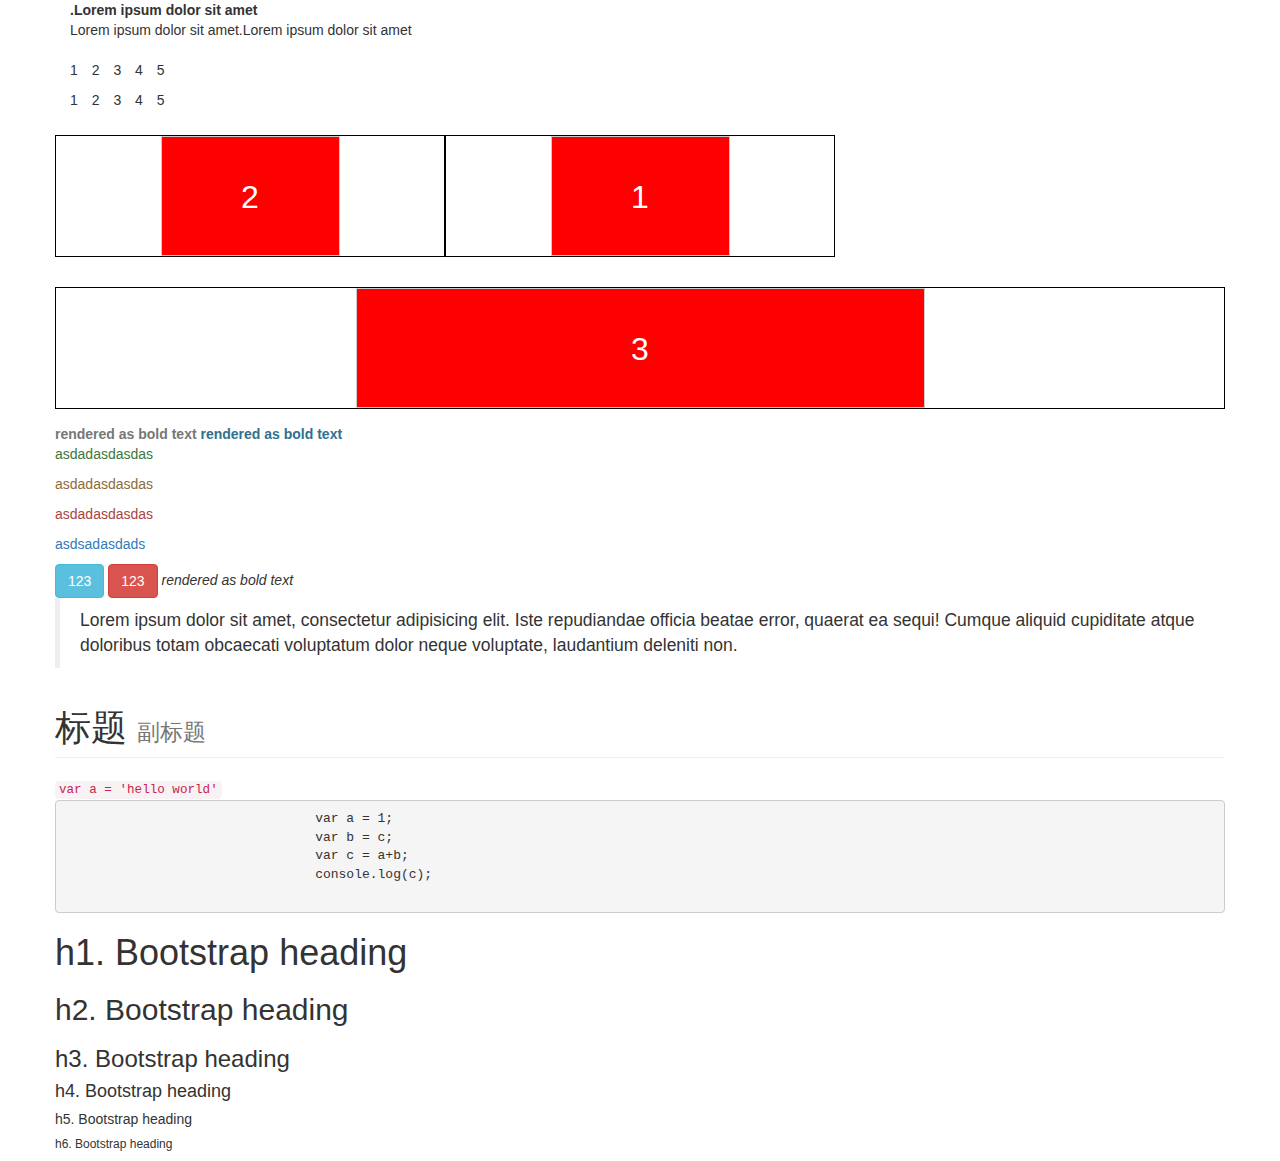
<file: bootstrap/index.html>
<!DOCTYPE html>
<html>
  <head>
    <meta charset="utf-8">
    <meta http-equiv="X-UA-Compatible" content="IE=edge">
    <meta name="viewport" content="width=device-width, initial-scale=1">
    <!-- 上述3个meta标签*必须*放在最前面，任何其他内容都*必须*跟随其后！ -->
    <title>Bootstrap 101 Template</title>
	
    <!-- Bootstrap -->
    <link href="css/bootstrap.min.css" rel="stylesheet">
	<style>
		.container{
			/*padding: 0;*/
		}
		
		.row>div{
			margin-top: 15px;
			margin-bottom:15px;
			border: 1px solid black;
		}
		.row .box{
			background: red;
			width: 50%;
			font-size: 32px;
			color: white;
			text-align: center;
			line-height: 120px;
			margin: auto;
			height: 120px;
			border: 1px solid #ccc;
		}
	</style>
    <!-- HTML5 shim and Respond.js for IE8 support of HTML5 elements and media queries -->
    <!-- WARNING: Respond.js doesn't work if you view the page via file:// -->
    <!--[if lt IE 9]>
      <script src="//cdn.bootcss.com/html5shiv/3.7.2/html5shiv.min.js"></script>
      <script src="//cdn.bootcss.com/respond.js/1.4.2/respond.min.js"></script>
    <![endif]-->
  </head>
  <body>

	<div class="container">
		<dl>
		  <dt>.Lorem ipsum dolor sit amet</dt>
		  <dd>Lorem ipsum dolor sit amet.Lorem ipsum dolor sit amet</dd>
		</dl>
		<ul class="list-unstyled list-inline">
			<li>1</li>
			<li>2</li>
			<li>3</li>
			<li>4</li>
			<li>5</li>
		</ul>
		<ol class="list-unstyled list-inline">
			<li>1</li>
			<li>2</li>
			<li>3</li>
			<li>4</li>
			<li>5</li>
		</ol>
		<div class="row">
			<div class=" col-md-push-4 col-md-4 col-sm-6">
    			<div class="box">1</div>
			</div>
			<div class="col-md-pull-4 col-md-4 col-sm-6">
				<div class="box">2</div>
			</div>
			<div class="col-md-12 col-sm-12">
				<div class="box">3</div>
			</div>
		</div>

		<div class="row">
	    <strong class="text-muted">rendered as bold text</strong>
	    <strong class="text-info">rendered as bold text</strong>
	    <p class="text-success">asdadasdasdas</p>
	    <p class="text-warning">asdadasdasdas</p>
	    <p class="text-danger">asdadasdasdas</p>
	    <p class="text-primary">asdsadasdads</p>

		<button class="btn btn-info">123</button>
		<button class="btn btn-danger">123</button>

	    <em>rendered as bold text</em>
	
	<blockquote>
		Lorem ipsum dolor sit amet, consectetur adipisicing elit. Iste repudiandae officia beatae error, quaerat ea sequi! Cumque aliquid cupiditate atque doloribus totam obcaecati voluptatum dolor neque voluptate, laudantium deleniti non.

	</blockquote>
			    <h1 class="page-header">
			    	标题
			    	<small>副标题</small>
			    </h1>
			    <code> var a  = 'hello world' </code>
			    <pre>
			    	var a = 1;
			    	var b = c;
			    	var c = a+b;
			    	console.log(c);
			    </pre>
			    <h1>h1. Bootstrap heading</h1>
			    <h2>h2. Bootstrap heading</h2>
			    <h3>h3. Bootstrap heading</h3>
			    <h4>h4. Bootstrap heading</h4>
			    <h5>h5. Bootstrap heading</h5>
			    <h6>h6. Bootstrap heading</h6>
		</div>
	</div>


	




    <script src="js/jquery.min.js"></script>
    <!-- Include all compiled plugins (below), or include individual files as needed -->
    <script src="js/bootstrap.min.js"></script>
  </body>
</html>
</file>
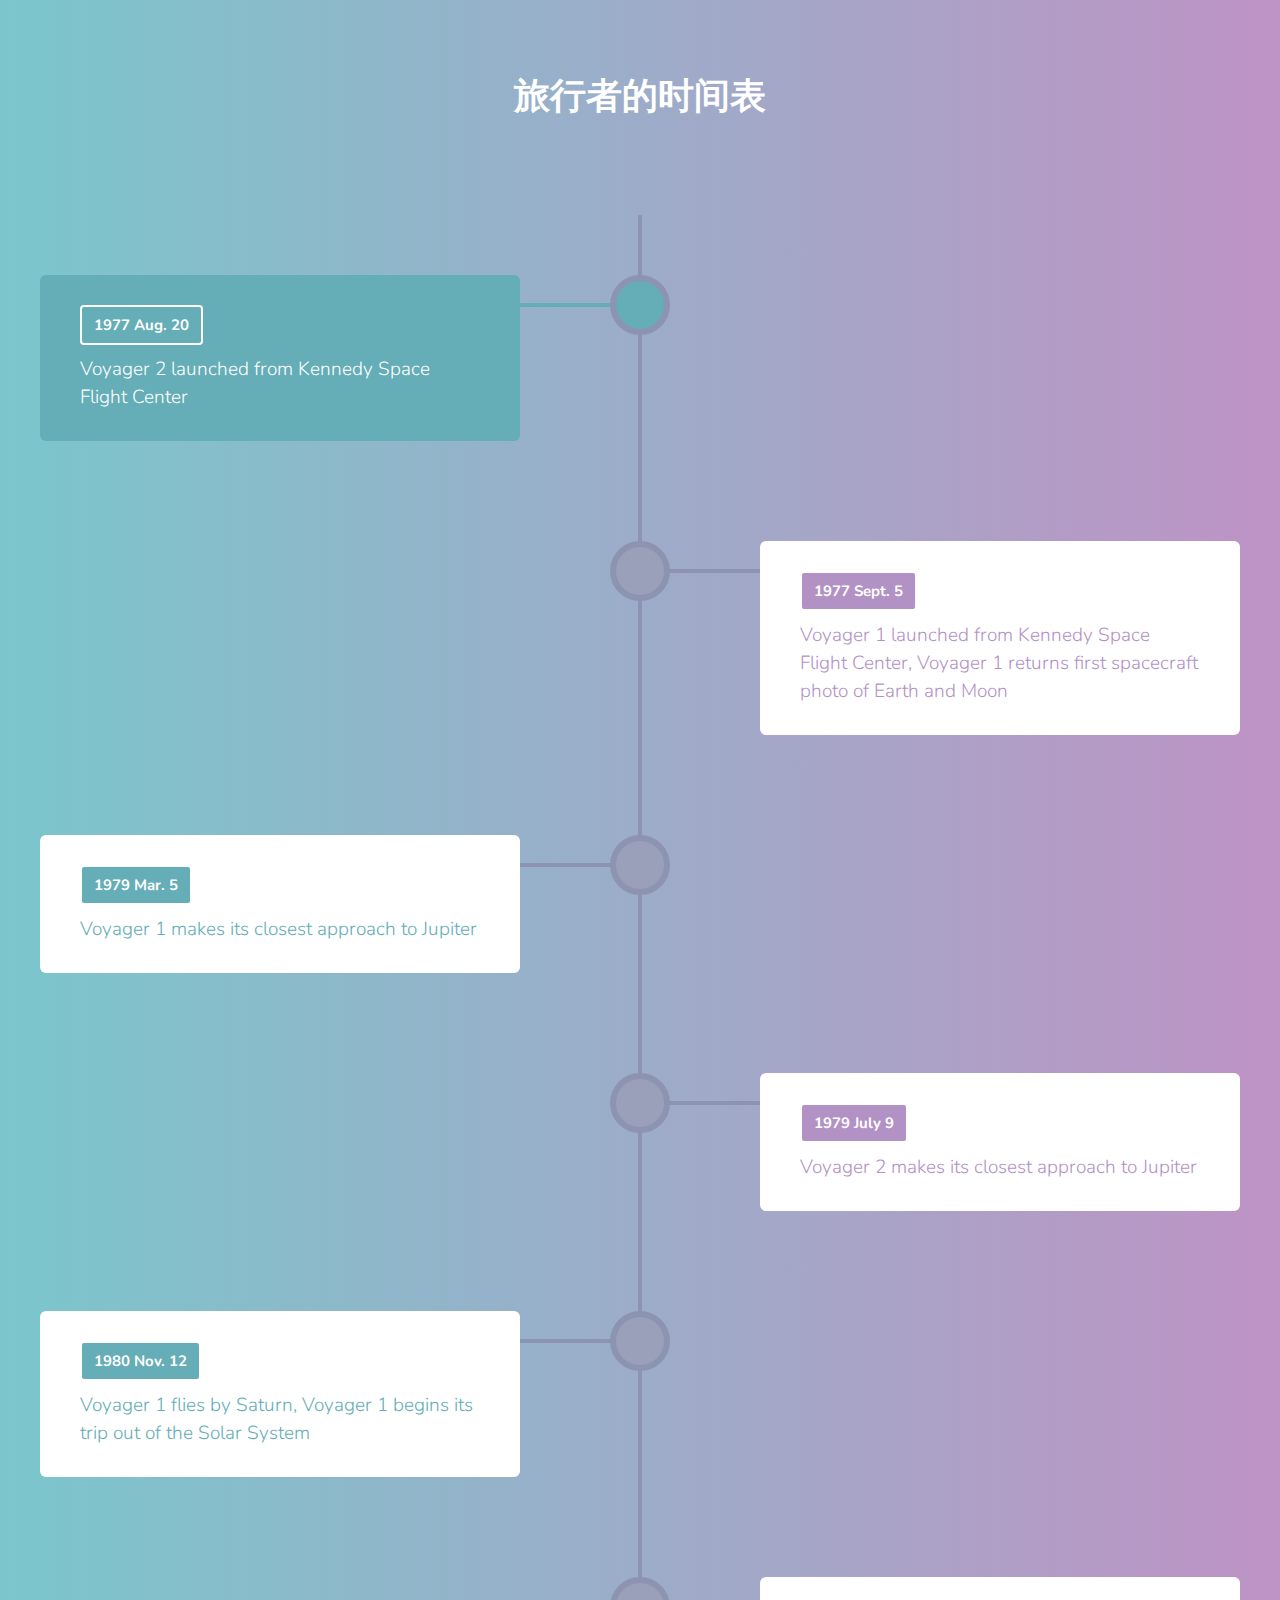
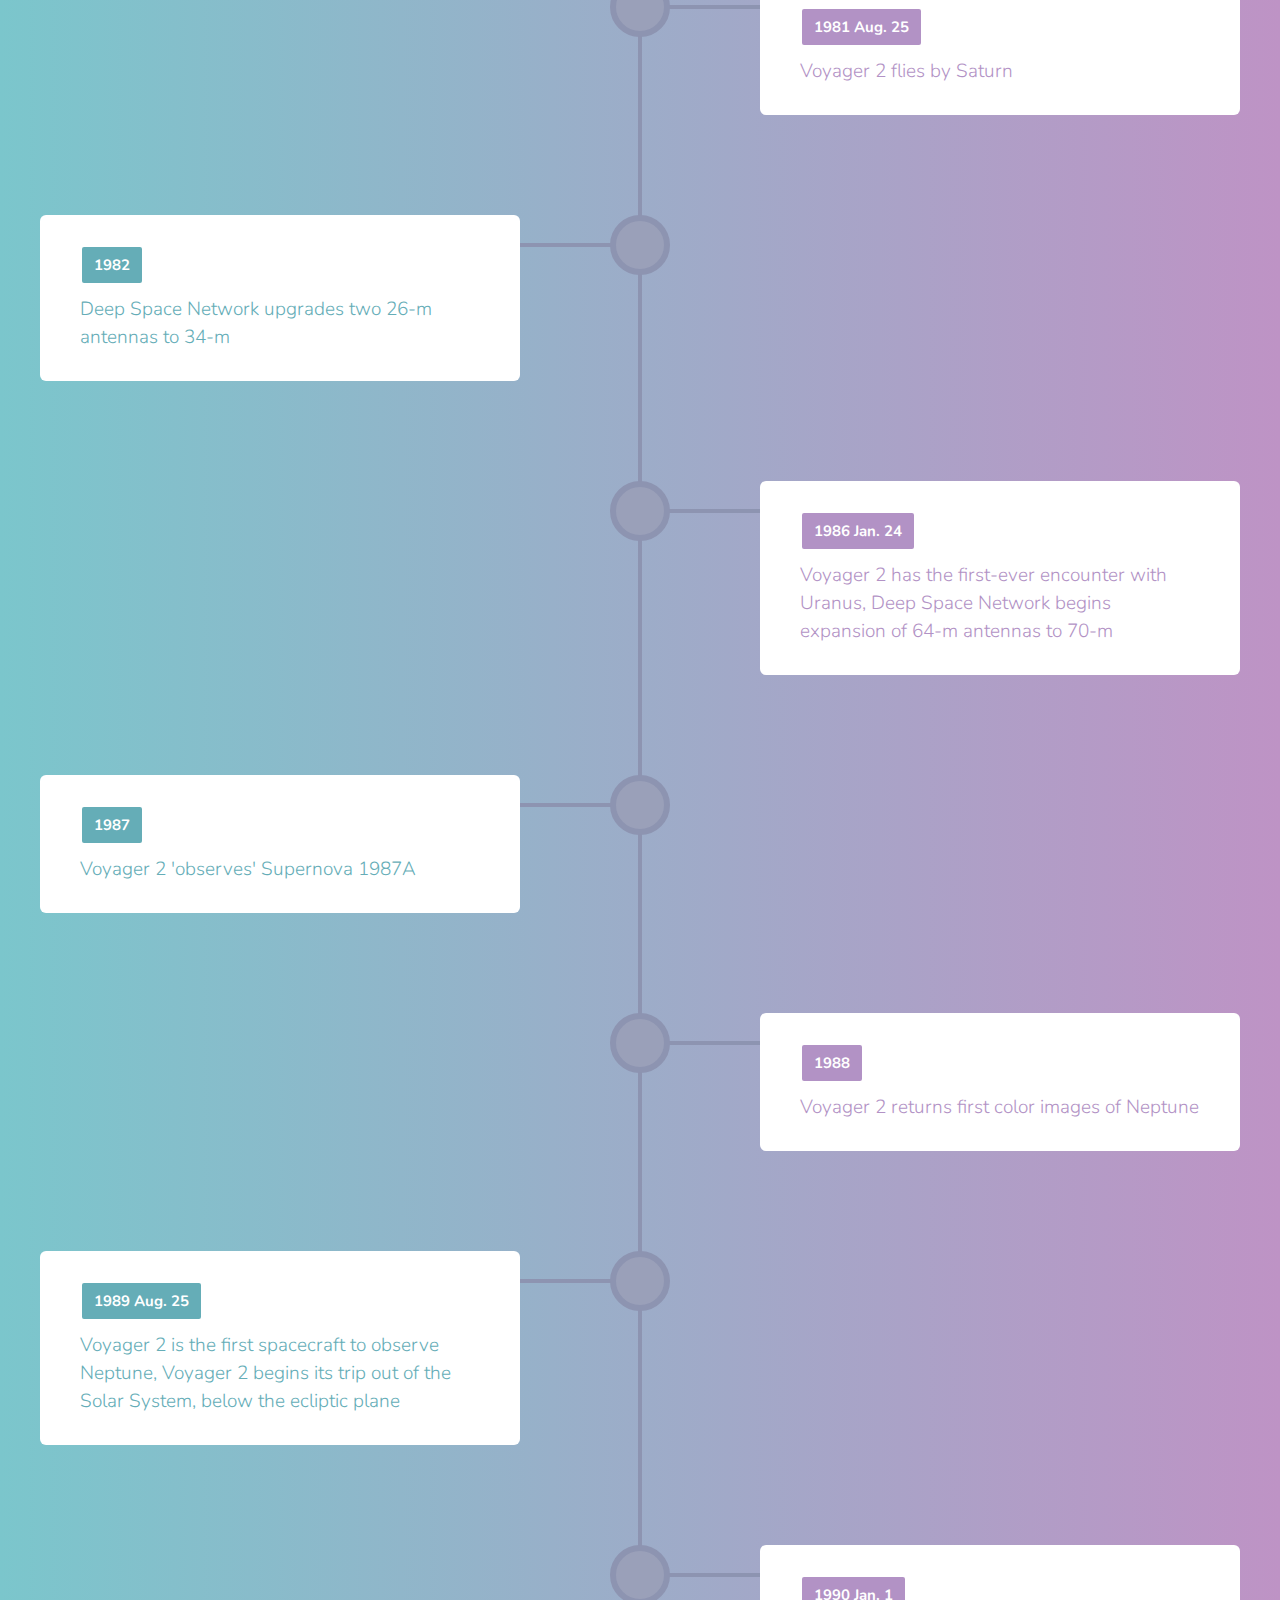
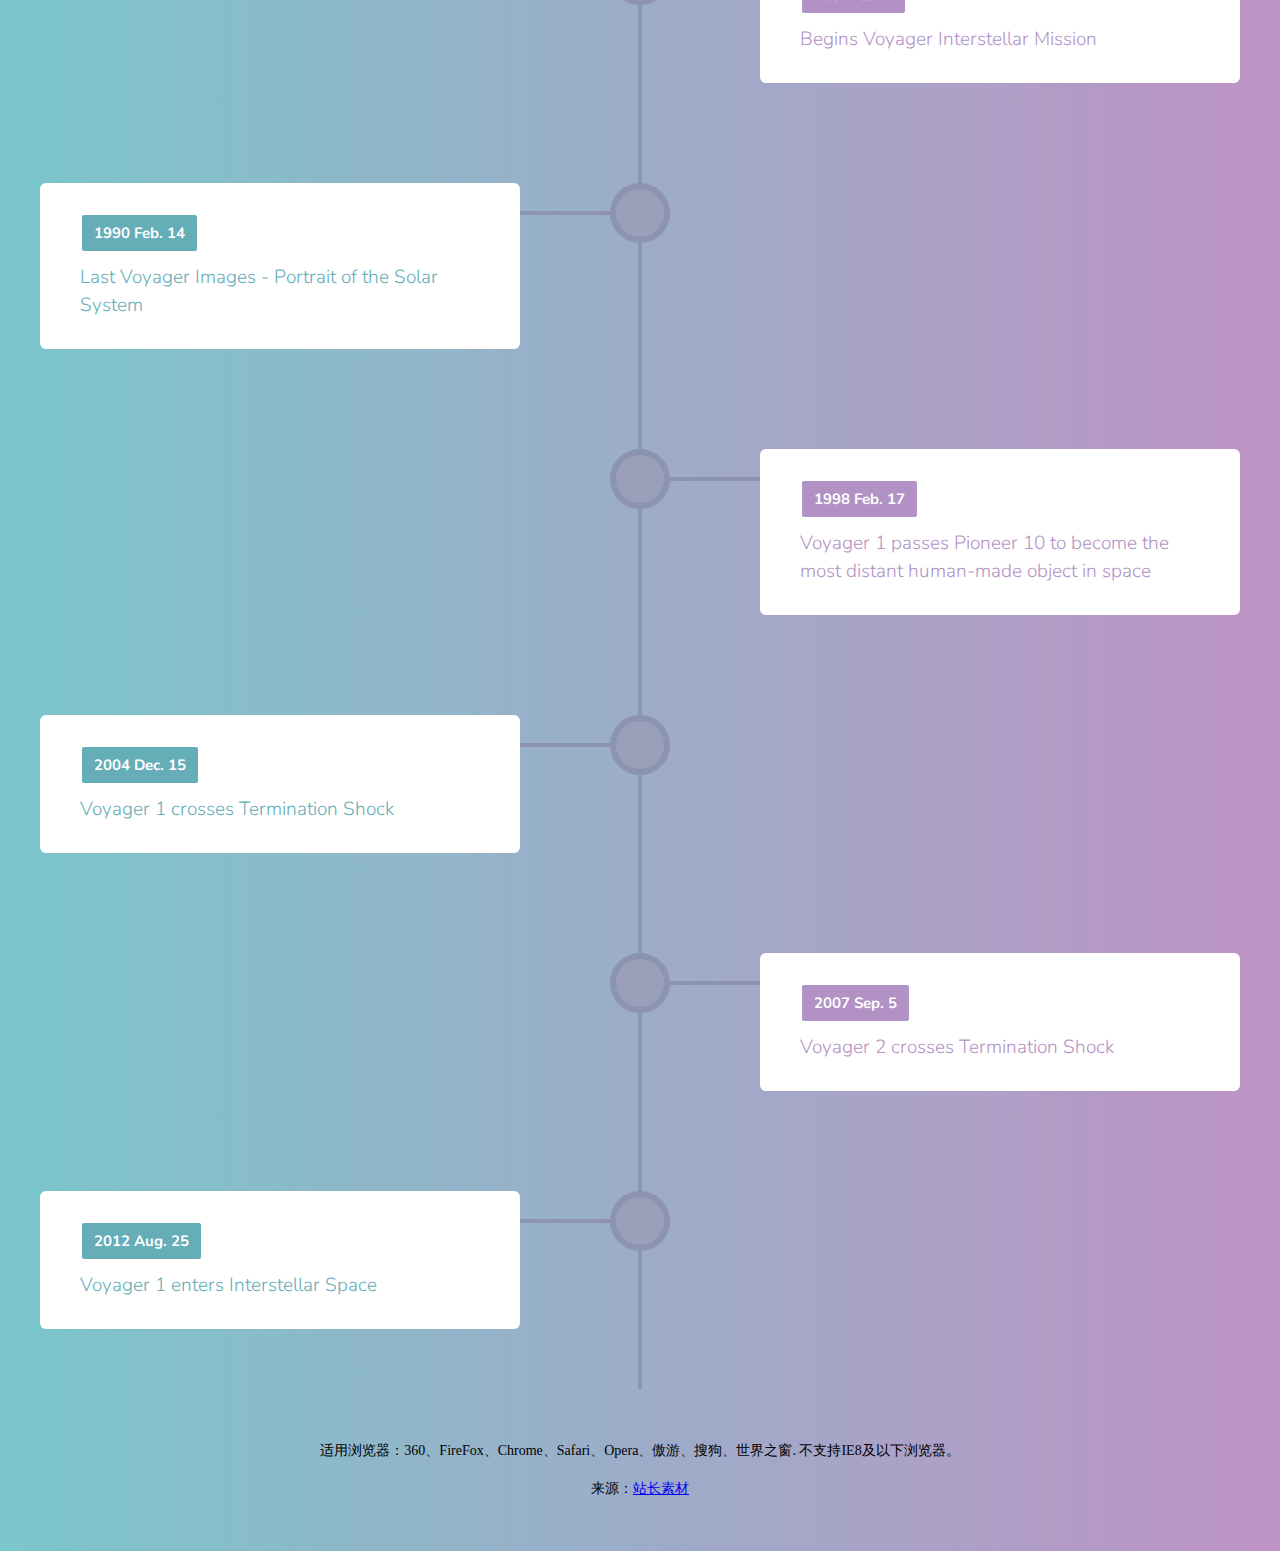
<file: jiaoben4958/index.html>
﻿<!doctype html>
<html>
<head>
<meta charset="utf-8">
<title>jQuery旅行者竖直时间轴代码 - 站长素材</title>

<script src="js/jquery.min.js"></script>

<style>
@import url('https://fonts.googleapis.com/css?family=Nunito:300,400,700');

/* _variables.css */

/* _mixins.css */

/* _global.css */
* {
  box-sizing: border-box;
}

body {
  font-family: 'Nunito', sans-serif;
  background: -webkit-linear-gradient(right, #BE93C5 , #7BC6CC);
  background: linear-gradient(to left, #BE93C5 , #7BC6CC);
}

img {
  max-width: 100%;
  height: auto;
}

/* _site-header.css */
.site-header {
  text-align: center;
  padding: 40px 0;

}
.site-header__title {
  font-size: 36px;
  color: #fff;
}

/* _wrapper.css */
.wrapper {
  padding-left: 18px;
  padding-right: 18px;
  max-width: 1236px;
  margin-left: auto;
  margin-right: auto;
}


/* _timeline.css */
.timeline {
  position: relative;
  margin: 30px auto;
  padding: 60px 0;

}
.timeline::before {
  content: "";
  position: absolute;
  top: 0;
  left: 10%;
  width: 4px;
  height: 100%;
  background-color: #8d94b1;
}
@media (min-width: 800px){
  .timeline::before{
    left: 50%;
    margin-left: -2px;
  }
}
.timeline__item {
  margin-bottom: 100px;
  position: relative;
}
.timeline__item::after{
  content: "";
  clear: both;
  display: table;
}
.timeline__item:nth-child(2n) .timeline__item__content {
  float: right;
}
.timeline__item:nth-child(2n) .timeline__item__content::before {
  content: '';
  right: 40%;
}
@media (min-width: 800px){
  .timeline__item:nth-child(2n) .timeline__item__content::before{
    left: inherit;
  }
}
.timeline__item:nth-child(2n) .timeline__item__content__date {
  background-color: #b292c5;
}
.timeline__item:nth-child(2n) .timeline__item__content__description {
  color: #b292c5;
}
.timeline__item:last-child {
  margin-bottom: 0;
}
.timeline__item-bg {
  -webkit-transition: all 1s ease-out;
  transition: all 1s ease-out;
  color: #fff;
}
.timeline__item-bg:nth-child(2n) .timeline__item__station {
  background-color: #b292c5;
}
.timeline__item-bg:nth-child(2n) .timeline__item__content {
  background-color: #b292c5;
}
.timeline__item-bg:nth-child(2n) .timeline__item__content::before {
  background-color: #b292c5;
}
.timeline__item-bg:nth-child(2n) .timeline__item__content__description {
  color: #fff;
}
.timeline__item-bg .timeline__item__station {
  background-color: #65adb7;
}
.timeline__item-bg .timeline__item__content {
  background-color: #65adb7;
}
.timeline__item-bg .timeline__item__content::before {
  background-color: #65adb7;
}
.timeline__item-bg .timeline__item__content__description {
  color: #fff;
}
.timeline__item__station {
  background-color: #9aa0b9;
  width: 40px;
  height: 40px;
  position: absolute;
  border-radius: 50%;
  padding: 10px;
  top: 0;
  left: 10%;
  margin-left: -33px;
  border: 4px solid #8d94b1;
  -webkit-transition: all .3s ease-out;
  transition: all .3s ease-out;
}
@media (min-width: 800px){
  .timeline__item__station{
    left: 50%;
    margin-left: -30px;
    width: 60px;
    height: 60px;
    padding: 15px;
    border-width: 6px;
  }
}
.timeline__item__content {
  width: 80%;
  background: #fff;
  padding: 20px 30px;
  border-radius: 6px;
  float: right;
  -webkit-transition: all .3s ease-out;
  transition: all .3s ease-out;
}
@media (min-width: 800px){
  .timeline__item__content{
    width: 40%;
    float: inherit;
    padding: 30px 40px;
  }
}
.timeline__item__content::before {
  content: '';
  position: absolute;
  left: 10%;
  background: #8d94b1;
  top: 20px;
  width: 10%;
  height: 4px;
  z-index: -1;
  -webkit-transition: all .3s ease-out;
  transition: all .3s ease-out;
}
@media (min-width: 800px){
  .timeline__item__content::before{
    left: 40%;
    top: 30px;
    height: 4px;
    margin-top: -2px;
  }
}
.timeline__item__content__date {
  margin: 0;
  padding: 8px 12px;
  font-size: 15px;
  margin-bottom: 10px;
  background-color: #65adb7;
  color: #fff;
  display: inline-block;
  border-radius: 4px;
  border: 2px solid #fff;
}
.timeline__item__content__description {
  margin: 0;
  padding: 0;
  font-size: 16px;
  line-height: 24px;
  font-weight: 300;
  color: #65adb7;
}
@media (min-width: 800px){
  .timeline__item__content__description{
    font-size: 19px;
    line-height: 28px;
  }
}

/* _site-footer.css */
.site-footer {
  padding: 50px 0 200px 0;

}
.site-footer__text {
  color: #e6e6e6;
  font-size: 14px;
  text-align: center;
}
.site-footer__text__link {
  color: #8287a9;
}
</style>

</head>
<body>

<script src="js/jquery.waypoints.min.js"></script>

<header class="site-header">
  <div class="wrapper">
    <h1 class="site-header__title">旅行者的时间表</h1>
  </div>
</header>

<section class="timeline">
  <div class="wrapper">
    <div class="timeline__item timeline__item--0">
      <div class="timeline__item__station"></div>
      <div class="timeline__item__content">
        <h2 class="timeline__item__content__date">1977 Aug. 20</h2>
        <p class="timeline__item__content__description">Voyager 2 launched from Kennedy Space Flight Center</p>
      </div>
    </div>
    <div class="timeline__item timeline__item--1">
      <div class="timeline__item__station"></div>
      <div class="timeline__item__content">
        <h2 class="timeline__item__content__date">1977 Sept. 5</h2>
        <p class="timeline__item__content__description">Voyager 1 launched from Kennedy Space Flight Center, Voyager 1 returns first spacecraft photo of Earth and Moon</p>
      </div>
    </div>
    <div class="timeline__item timeline__item--2">
      <div class="timeline__item__station"></div>
      <div class="timeline__item__content">
        <h2 class="timeline__item__content__date">1979 Mar. 5</h2>
        <p class="timeline__item__content__description">Voyager 1 makes its closest approach to Jupiter</p>
      </div>
    </div>
    <div class="timeline__item timeline__item--3">
      <div class="timeline__item__station"></div>
      <div class="timeline__item__content">
        <h2 class="timeline__item__content__date">1979 July 9</h2>
        <p class="timeline__item__content__description">Voyager 2 makes its closest approach to Jupiter</p>
      </div>
    </div>
    <div class="timeline__item timeline__item--4">
      <div class="timeline__item__station"></div>
      <div class="timeline__item__content">
        <h2 class="timeline__item__content__date">1980 Nov. 12</h2>
        <p class="timeline__item__content__description">Voyager 1 flies by Saturn, Voyager 1 begins its trip out of the Solar System</p>
      </div>
    </div>
    <div class="timeline__item timeline__item--5">
      <div class="timeline__item__station"></div>
      <div class="timeline__item__content">
        <h2 class="timeline__item__content__date">1981 Aug. 25</h2>
        <p class="timeline__item__content__description">Voyager 2 flies by Saturn</p>
      </div>
    </div>
    <div class="timeline__item timeline__item--6">
      <div class="timeline__item__station"></div>
      <div class="timeline__item__content">
        <h2 class="timeline__item__content__date">1982</h2>
        <p class="timeline__item__content__description">Deep Space Network upgrades two 26-m antennas to 34-m</p>
      </div>
    </div>
    <div class="timeline__item timeline__item--7">
      <div class="timeline__item__station"></div>
      <div class="timeline__item__content">
        <h2 class="timeline__item__content__date">1986 Jan. 24</h2>
        <p class="timeline__item__content__description">Voyager 2 has the first-ever encounter with Uranus, Deep Space Network begins expansion of 64-m antennas to 70-m</p>
      </div>
    </div>
    <div class="timeline__item timeline__item--8">
      <div class="timeline__item__station"></div>
      <div class="timeline__item__content">
        <h2 class="timeline__item__content__date">1987</h2>
        <p class="timeline__item__content__description">Voyager 2 'observes' Supernova 1987A</p>
      </div>
    </div>
    <div class="timeline__item timeline__item--9">
      <div class="timeline__item__station"></div>
      <div class="timeline__item__content">
        <h2 class="timeline__item__content__date">1988</h2>
        <p class="timeline__item__content__description">Voyager 2 returns first color images of Neptune</p>
      </div>
    </div>
    <div class="timeline__item timeline__item--10">
      <div class="timeline__item__station"></div>
      <div class="timeline__item__content">
        <h2 class="timeline__item__content__date">1989 Aug. 25</h2>
        <p class="timeline__item__content__description">Voyager 2 is the first spacecraft to observe Neptune, Voyager 2 begins its trip out of the Solar System, below the ecliptic plane</p>
      </div>
    </div>
    <div class="timeline__item timeline__item--11">
      <div class="timeline__item__station"></div>
      <div class="timeline__item__content">
        <h2 class="timeline__item__content__date">1990 Jan. 1</h2>
        <p class="timeline__item__content__description">Begins Voyager Interstellar Mission</p>
      </div>
    </div>
    <div class="timeline__item timeline__item--12">
      <div class="timeline__item__station"></div>
      <div class="timeline__item__content">
        <h2 class="timeline__item__content__date">1990 Feb. 14</h2>
        <p class="timeline__item__content__description">Last Voyager Images - Portrait of the Solar System</p>
      </div>
    </div>
    <div class="timeline__item timeline__item--13">
      <div class="timeline__item__station"></div>
      <div class="timeline__item__content">
        <h2 class="timeline__item__content__date">1998 Feb. 17</h2>
        <p class="timeline__item__content__description">Voyager 1 passes Pioneer 10 to become the most distant human-made object in space</p>
      </div>
    </div>
    <div class="timeline__item timeline__item--14">
      <div class="timeline__item__station"></div>
      <div class="timeline__item__content">
        <h2 class="timeline__item__content__date">2004 Dec. 15</h2>
        <p class="timeline__item__content__description">Voyager 1 crosses Termination Shock</p>
      </div>
    </div>
    <div class="timeline__item timeline__item--15">
      <div class="timeline__item__station"></div>
      <div class="timeline__item__content">
        <h2 class="timeline__item__content__date">2007 Sep. 5</h2>
        <p class="timeline__item__content__description">Voyager 2 crosses Termination Shock</p>
      </div>
    </div>
    <div class="timeline__item timeline__item--16">
      <div class="timeline__item__station"></div>
      <div class="timeline__item__content">
        <h2 class="timeline__item__content__date">2012 Aug. 25</h2>
        <p class="timeline__item__content__description">Voyager 1 enters Interstellar Space</p>
      </div>
    </div>
  </div>
</section>

<script>
function customWayPoint(className, addClassName, customOffset) {
  var waypoints = $(className).waypoint({
    handler: function(direction) {
      if (direction == "down") {
        $(className).addClass(addClassName);
      } else {
        $(className).removeClass(addClassName);
      }
    },
    offset: customOffset
  });
}

var defaultOffset = '50%';

for (i = 0; i < 17; i++) {
  customWayPoint('.timeline__item--' + i, 'timeline__item-bg', defaultOffset);
}
</script>

<div style="text-align:center;margin:50px 0; font:normal 14px/24px 'MicroSoft YaHei';">
<p>适用浏览器：360、FireFox、Chrome、Safari、Opera、傲游、搜狗、世界之窗. 不支持IE8及以下浏览器。</p>
<p>来源：<a href="http://sc.chinaz.com/" target="_blank">站长素材</a></p>
</div>
</body>
</html>
</file>
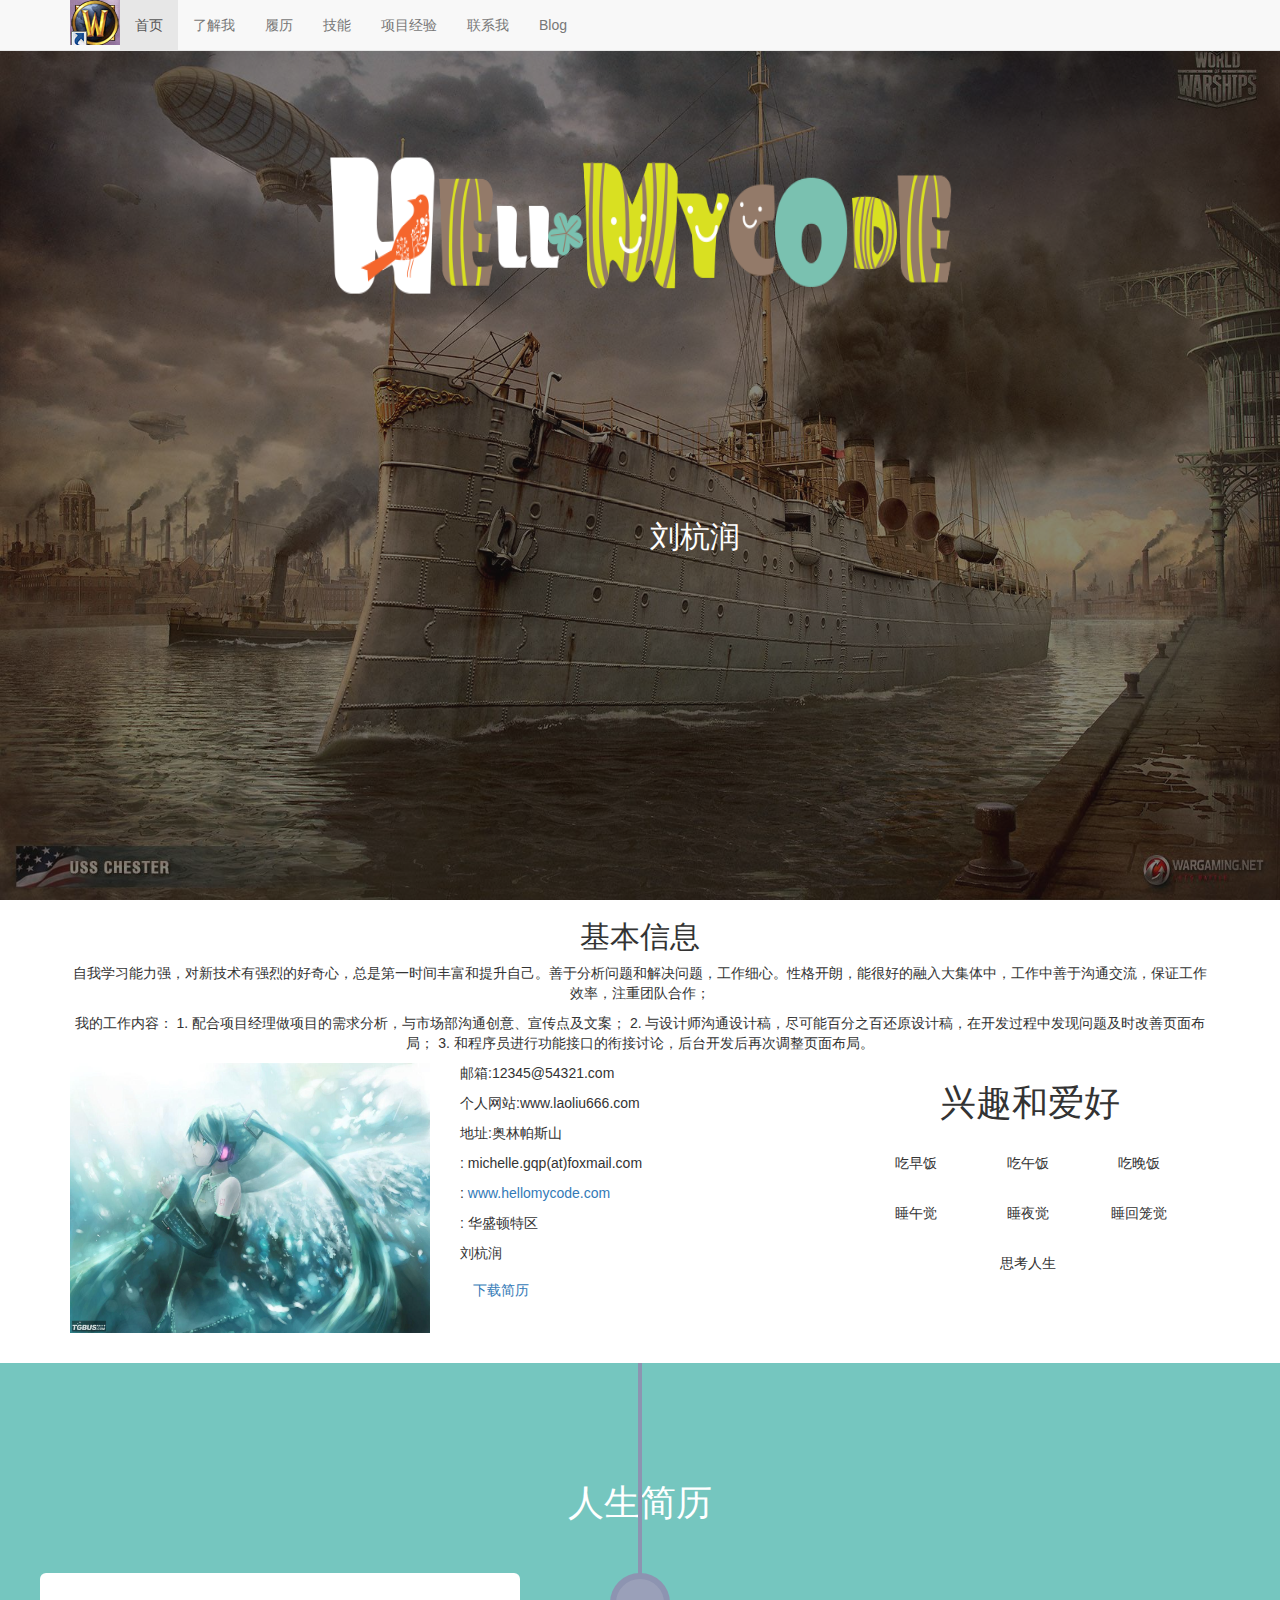
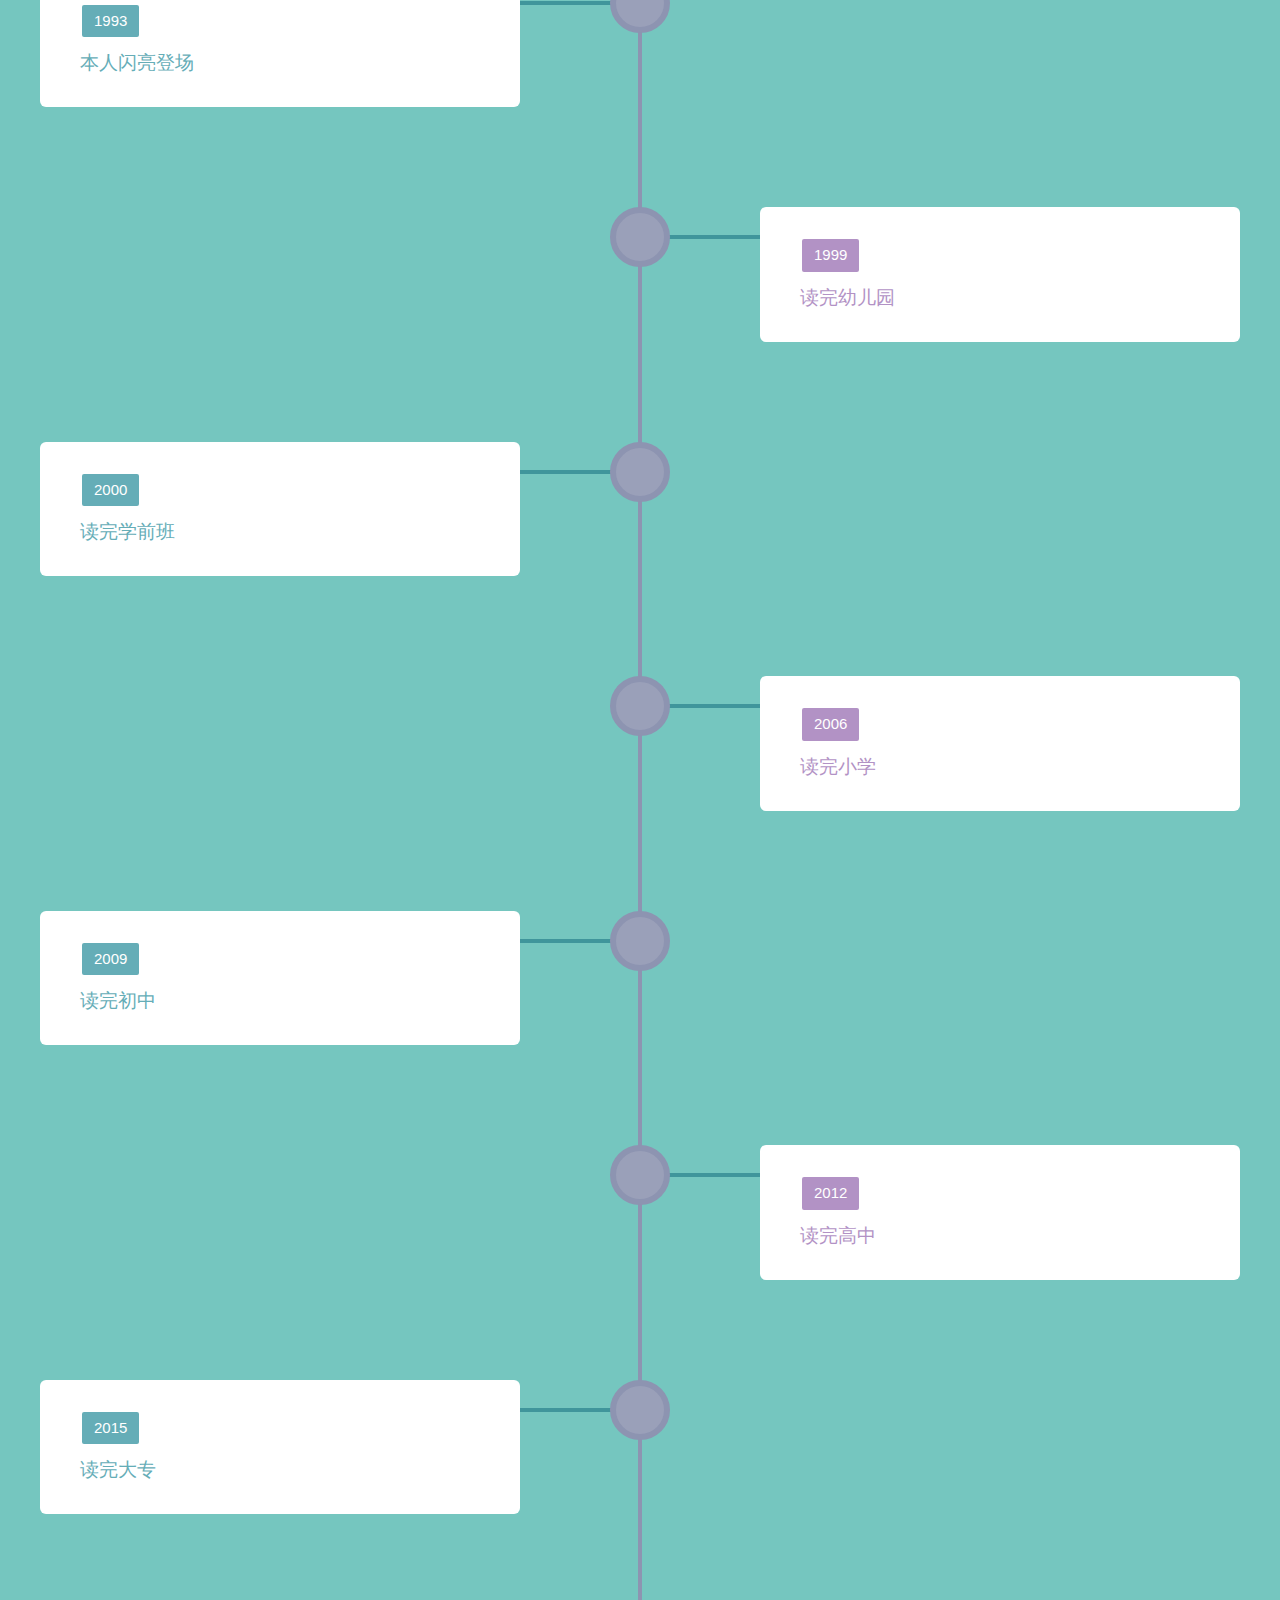
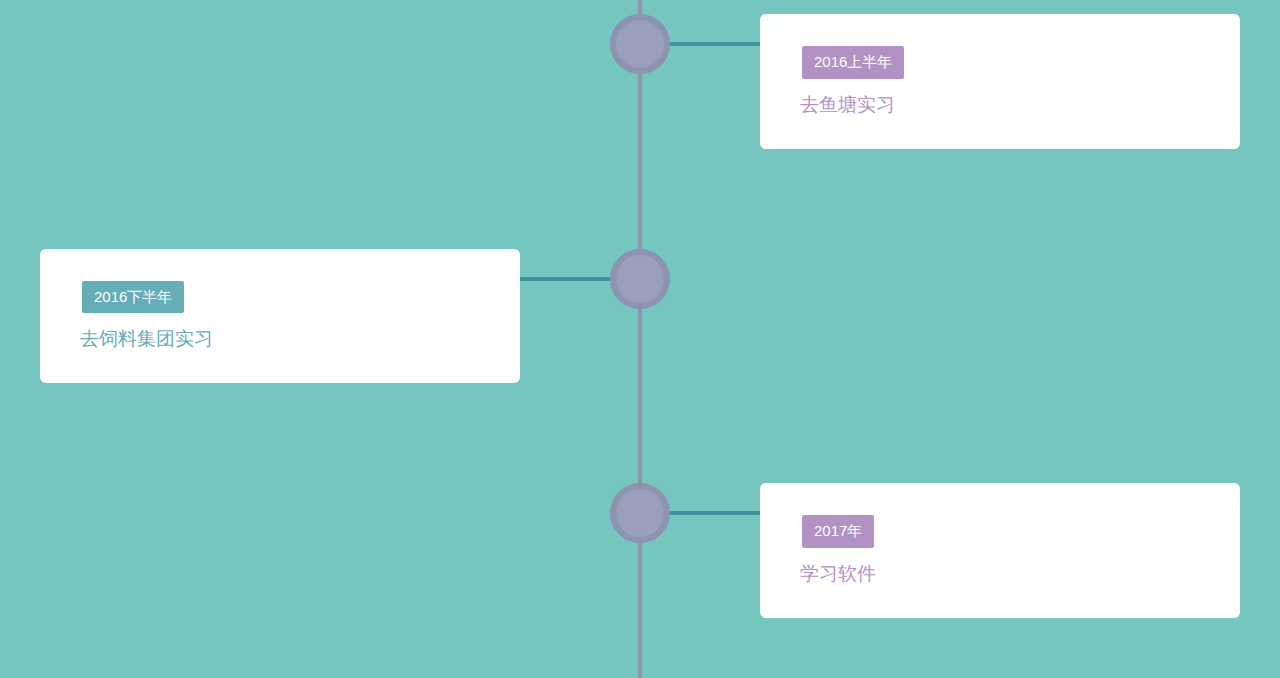
<file: wo.html>
<!DOCTYPE html>
<html id="ie8" lang="en">
<head>
<style type="text/css">
	html,body{
		width: 100%;
		height: 100%;
	}
</style>
<meta charset="utf-8">
<title>刘杭润个人简历-前端开发工程师</title>
<link rel="stylesheet" type="text/css" href="bootstrap/css/bootstrap.min.css">
<!-- <link rel="stylesheet" type="text/css" href="bootstrap/css/bootstrap-theme.min.css"> -->
<link rel="stylesheet" type="text/css" href="liu.css">
</head>
<body>
    <div class="main-menu-continer">
        <nav id="main-menu" class="navbar navbar-default navbar-fixed-top">
            <div class="container">
                <div class="navbar-header">
                    <button type="button" class="navbar-toggle" data-toggle="collapse" data-target=".navbar-collapse">
                        <span class="sr-only">Toggle navigation</span>
                        <i class="fa fa-navicon"></i>
                    </button>
                    <a href="#" class="header-logo">
                        <img src="ET7@M2E6}DI79UOV(LSXPFT.jpg" alt="Logo">
                    </a> 
                </div>
                <div class="collapse navbar-collapse" id="bs-example-navbar-collapse-1">
                    <ul class="nav navbar-nav" id="navs">
				        <li class="active"><a href="#home" class="colapse-menu1">首页</a></li>
				        <li><a href="#about" class="colapse-menu1">了解我</a></li>
				        <li><a href="#resume" class="colapse-menu1">履历</a></li>
				        <li><a href="#skills" class="colapse-menu1">技能</a></li> 
				        <li><a href="#portfolio" class="colapse-menu1">项目经验</a></li>
				        <li><a href="#contact" class="colapse-menu1">联系我</a></li>
				        <li><a href="http://hellomycode.com" class="colapse-menu1" target="_blank">Blog</a></li>
                    </ul>
                </div>
            </div>
        </nav>
    </div>
	 <div class="" id="head-bg">
		<div class="head-color"></div>
		<div class="container">
			<div class="row">
				<img  class="hp" src="logo.png">
				<div class="null"></div>
				<h2 class="zt" align="center">刘杭润</h2>
				<h3 class="zt2" align="center">前端开发工程师 + 设计师</h3>
				<ul class="ski1ll list-inline col-lg-5" align="center">
			    	<li><span>HTML5</span></li>
			     	<li><span>CSS3</span></li>
			     	<li><span>JS</span></li>
			     	<li><span>移动端</span></li>
			     	<li><span>设计</span></li>
				</ul>
			</div>
		</div>
	 </div>

    	<section id="about" class="section about-style2">
		<div class="container">
			<div class="section-title" align="center" >
				<h2>基本信息</h2>
				<span class="border"></span>
				<p>
					<span>自我学习能力强，对新技术有强烈的好奇心，总是第一时间丰富和提升自己。善于分析问题和解决问题，工作细心。性格开朗，能很好的融入大集体中，工作中善于沟通交流，保证工作效率，注重团队合作；</span>
				</p>
				<p><span>
					我的工作内容：
					1. 配合项目经理做项目的需求分析，与市场部沟通创意、宣传点及文案；
					2. 与设计师沟通设计稿，尽可能百分之百还原设计稿，在开发过程中发现问题及时改善页面布局；
					3. 和程序员进行功能接口的衔接讨论，后台开发后再次调整页面布局。</span>
				</p>							
			</div>
			<div class="row">
				<div class="col-md-4">
					<img src="255a9c1b4f15621ddab4bde7.jpg" alt="avater" class="img-responsive">
				</div>
				<div class="col-md-4">
					<div class="about-info">
						<div class="info-title">
							<p>邮箱:12345@54321.com</p>
							<p>个人网站:www.laoliu666.com</p>
							<p>地址:奥林帕斯山</p>
						</div>
						<div class="info-details">
							<p>: michelle.gqp(at)foxmail.com</p>
							<p>: <a href="http://hellomycode.com">www.hellomycode.com</a></p>
							<p>: 华盛顿特区</p>
						</div>					
						<p class="about-signature">刘杭润</p>
						<a href="#" class="mt-button large btn"><i class="fa fa-download"></i><span>下载简历</span></a>
					</div> 
				</div> 
				<div class="col-md-4">
					<h1 align="center">兴趣和爱好</h1>
					<div class="about-extra-icon-style2" align="center">
						<ul class="list-inline" align="center">
							<li>
								<p><i class="fa fa-film"></i><br><span>吃早饭</span></p>	
							</li>
							<li>
								<p><i class="fa fa-graduation-cap"></i><br><span>吃午饭</span></p>
							</li>
							<li>
								<p><i class="fa fa-plane"></i><br><span>吃晚饭</span></p>
							</li>
							<li>
								<p><i class="fa fa-html5"></i><br><span>睡午觉</span></p>
							</li>
							<li>
								<p><i class="fa fa-headphones"></i><br><span>睡夜觉</span></p>
							</li>
							<li>
								<p><i class="fa fa-cutlery"></i><br><span>睡回笼觉</span></p>
							</li>
							<li>
								<p><i class="fa fa-sun-o"></i><br><span>思考人生</span></p>
							</li>
						</ul>
					</div> 
				</div>			
			</div>
		</div>
	</section>


	<section class="timeline">
	<header class="site-header">
  <div class="wrapper">
    <h1 class="site-header__title">人生简历</h1>
  </div>
</header>
		<div class="wrapper">
		    <div class="timeline__item timeline__item--0">
		      <div class="timeline__item__station"></div>
		      <div class="timeline__item__content">
		        <h2 class="timeline__item__content__date">1993</h2>
		        <p class="timeline__item__content__description">本人闪亮登场</p>
		      </div>
		    </div>
		    <div class="timeline__item timeline__item--1">
		      <div class="timeline__item__station"></div>
		      <div class="timeline__item__content">
		        <h2 class="timeline__item__content__date">1999</h2>
		        <p class="timeline__item__content__description">读完幼儿园</p>
		      </div>
		    </div>
		    <div class="timeline__item timeline__item--2">
		      <div class="timeline__item__station"></div>
		      <div class="timeline__item__content">
		        <h2 class="timeline__item__content__date">2000</h2>
		        <p class="timeline__item__content__description">读完学前班</p>
		      </div>
		    </div>
		    		    <div class="timeline__item timeline__item--2">
		      <div class="timeline__item__station"></div>
		      <div class="timeline__item__content">
		        <h2 class="timeline__item__content__date">2006</h2>
		        <p class="timeline__item__content__description">读完小学</p>
		      </div>
		    </div>
		    		    <div class="timeline__item timeline__item--2">
		      <div class="timeline__item__station"></div>
		      <div class="timeline__item__content">
		        <h2 class="timeline__item__content__date">2009</h2>
		        <p class="timeline__item__content__description">读完初中</p>
		      </div>
		    </div>
		    		    <div class="timeline__item timeline__item--2">
		      <div class="timeline__item__station"></div>
		      <div class="timeline__item__content">
		        <h2 class="timeline__item__content__date">2012</h2>
		        <p class="timeline__item__content__description">读完高中</p>
		      </div>
		    </div>
		    		    <div class="timeline__item timeline__item--2">
		      <div class="timeline__item__station"></div>
		      <div class="timeline__item__content">
		        <h2 class="timeline__item__content__date">2015</h2>
		        <p class="timeline__item__content__description">读完大专</p>
		      </div>
		    </div>
		    		    <div class="timeline__item timeline__item--2">
		      <div class="timeline__item__station"></div>
		      <div class="timeline__item__content">
		        <h2 class="timeline__item__content__date">2016上半年</h2>
		        <p class="timeline__item__content__description">去鱼塘实习</p>
		      </div>
		    </div>
		    		    <div class="timeline__item timeline__item--2">
		      <div class="timeline__item__station"></div>
		      <div class="timeline__item__content">
		        <h2 class="timeline__item__content__date">2016下半年</h2>
		        <p class="timeline__item__content__description">去饲料集团实习</p>
		      </div>
		    </div>
		    		    <div class="timeline__item timeline__item--2">
		      <div class="timeline__item__station"></div>
		      <div class="timeline__item__content">
		        <h2 class="timeline__item__content__date">2017年</h2>
		        <p class="timeline__item__content__description">学习软件</p>
		      </div>
		    </div>
		</div>
	</section>
<script type="text/javascript" src="jiaoben4958/js/jquery.min.js"></script>
<script type="text/javascript" src="bootstrap/js/bootstrap.min.js"></script>
<script type="text/javascript" src="jiaoben4958/js/jquery.waypoints.min.js"></script>
<script>
function customWayPoint(className, addClassName, customOffset) {
  var waypoints = $(className).waypoint({
    handler: function(direction) {
      if (direction == "down") {
        $(className).addClass(addClassName);
      } else {
        $(className).removeClass(addClassName);
      }
    },
    offset: customOffset
  });
}

var defaultOffset = '50%';

for (i = 0; i < 17; i++) {
  customWayPoint('.timeline__item--' + i, 'timeline__item-bg', defaultOffset);
}
</script>

<!-- Scroll Top -->
 <a class="scroll-top" href="#" title="Scroll to top"><i class="fa fa-chevron-up"></i></a>
</body>
</html>
</file>
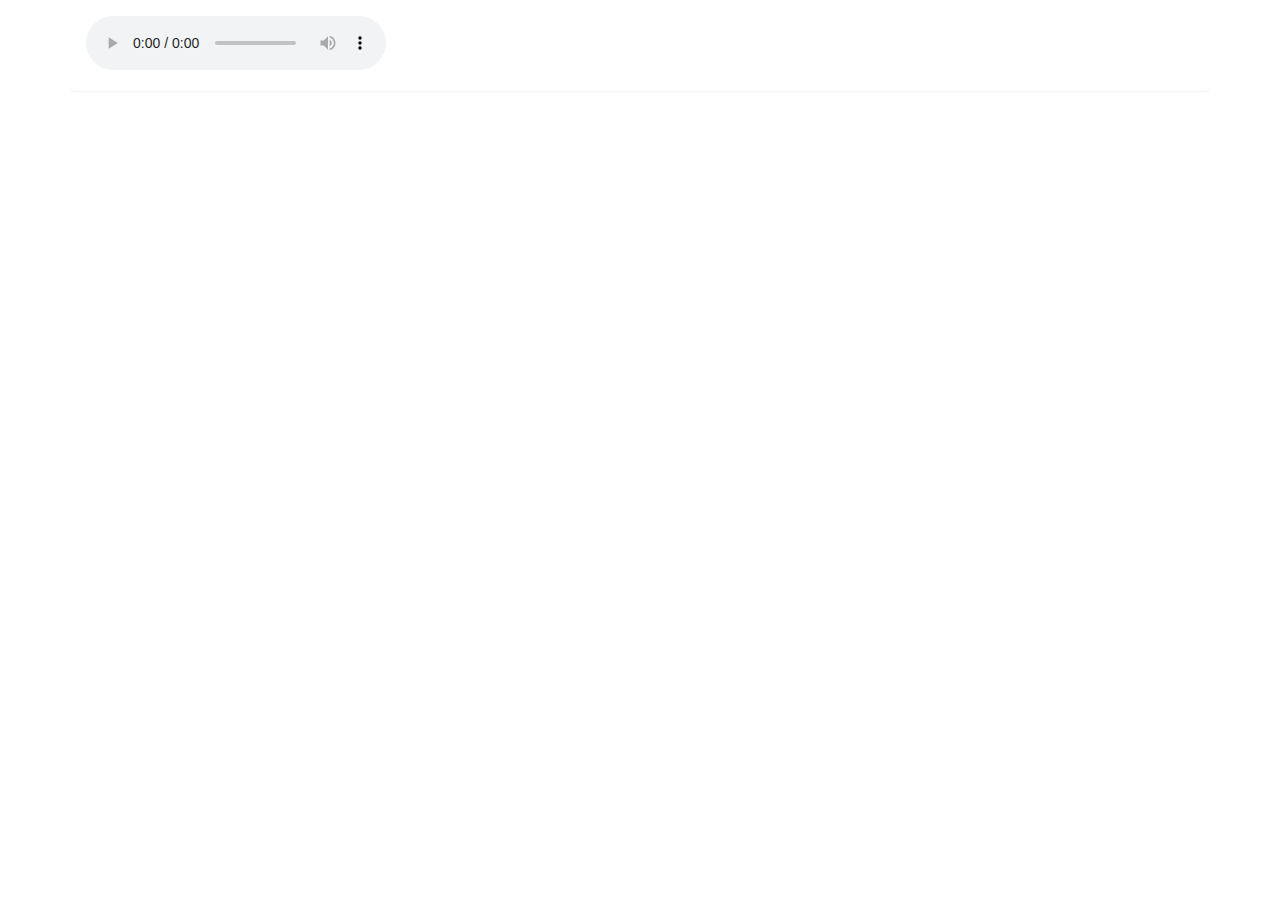
<file: bootstrap/detail.html>
<!DOCTYPE html>
<html lang="en">
<head>
	<meta charset="UTF-8">
	<title>Detail</title>
	<meta charset="UTF-8">
 	<meta http-equiv="X-UA-Compatible" content="IE=edge">
    <meta name="viewport" content="width=device-width, initial-scale=1">
    <!-- 新 Bootstrap 核心 CSS 文件 -->
	<link rel="stylesheet" href="static/css/bootstrap.css">
</head>
<body>
	<div class="container">
		<div class="panel">
			<div class="panel-body">
				<audio src="" id="mp3" controls></audio>
			</div>
		</div>
	</div>

	<script src="static/js/jquery.min.js"></script>
	<script src="static/js/bootstrap.min.js"></script>
	<script type="text/javascript">
		console.log(window.location.search);
		window.onload = function(){
			var mp3Souces = getParams("id","imgUrl","downUrl");
			$("#mp3").attr("src",mp3Souces[2]);
		}

		function getParams(){
			var search = window.location.search;
			search = search.slice(1);
			var params = search.split("&");
			var finalParams = [];
			if(params.length  === arguments.length){
				Array.prototype.forEach.call(arguments,function(_params,index){
					finalParams.push(unescape(params[index].replace(_params+"=",""))); 
				})
			}else{
				console.error("参数位数错误!");
			}
				return finalParams;
		}
	</script>
</body>
</html>
</file>
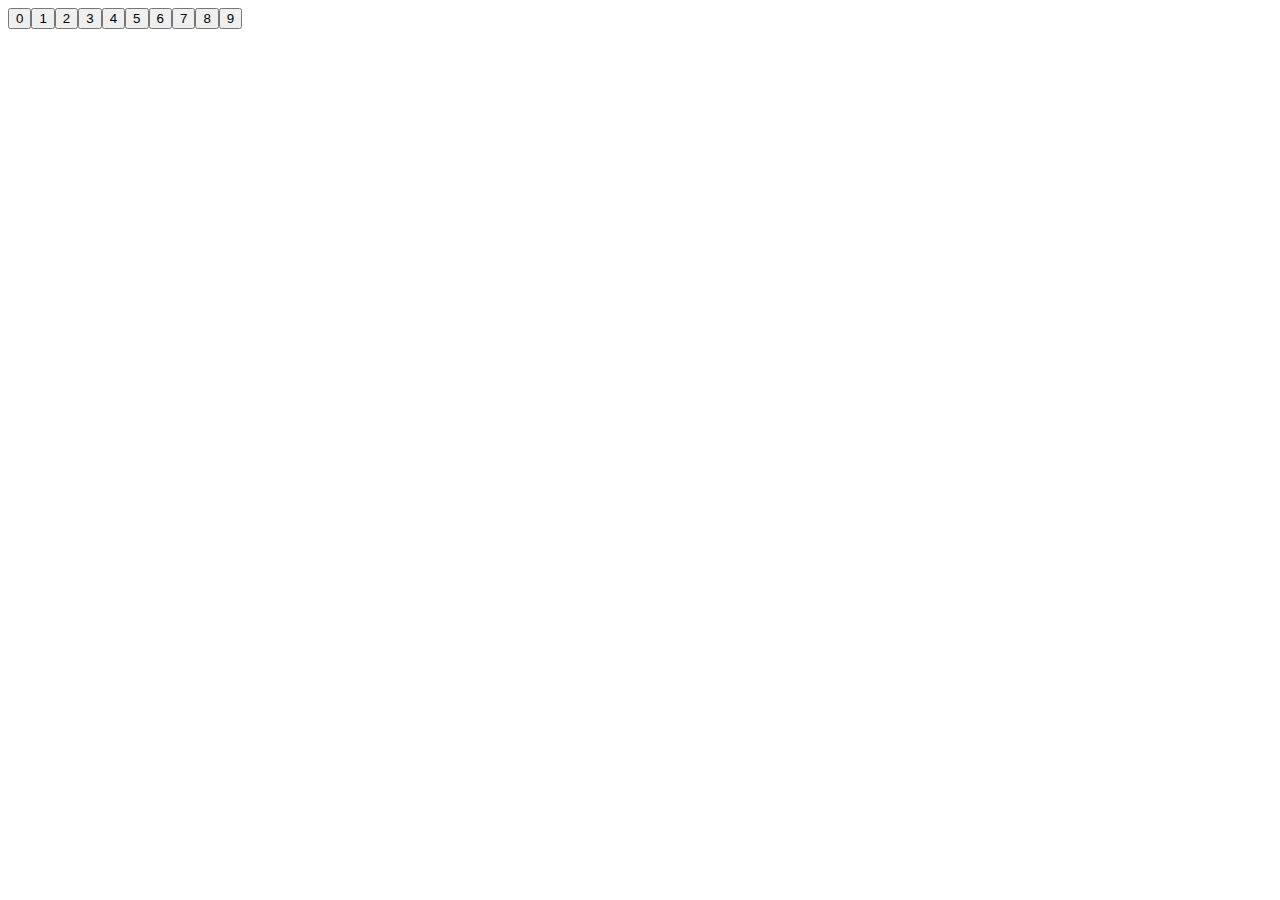
<file: bootstrap/review.html>
<!DOCTYPE html>
<html lang="en">
<head>
	<meta charset="UTF-8">
	<title>Review</title>
</head>
<body>
	<script type="text/javascript">
			// js 
			// jquery-plugin 用 & 写
			// CMD AMD  模块化概念
			// 做题 https://www.nowcoder.com/ta/js-assessment?query=&asc=true&order=&page=1
			var arr = [1,2,3,10,50,60,70,80];
			//闭包
			for(var i = 0 ; i < 10; i++){
				var btn = document.createElement("button");
				btn.textContent = i;
				(function(index){
					btn.onclick = function(){
						console.log(index);
					}
				})(i);
				document.body.appendChild(btn);
			}
			var tmp_arr = arr.map(function(c){
				return [c,"a"]
			})
			console.log(tmp_arr);
			arr = arr.filter(function(c){
				return c > 50;
			})
			console.log(arr);
			




			
	</script>
</body>
</html>
</file>
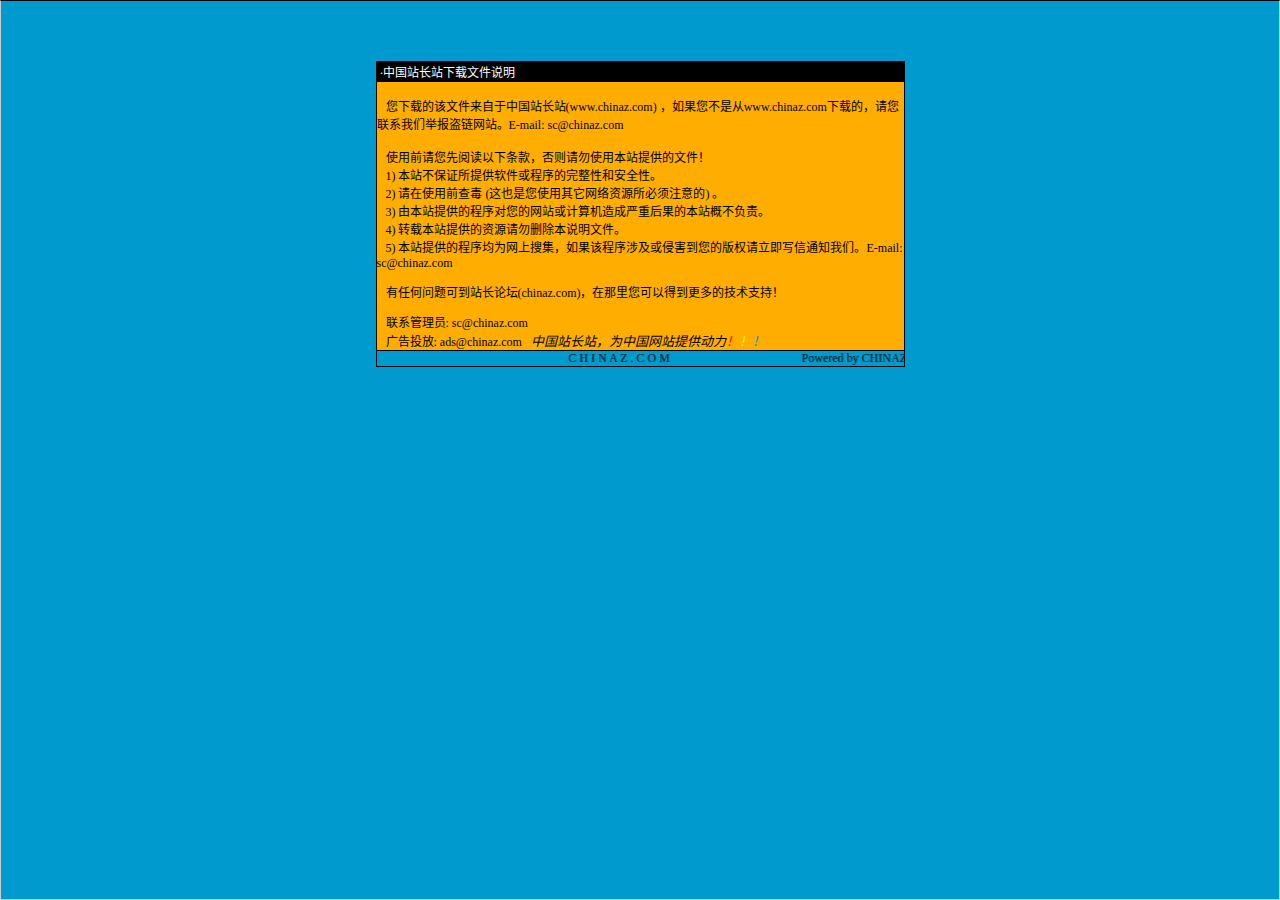
<file: jiaoben4958/说明.htm>
<html>

<head>
<meta http-equiv="Content-Language" content="zh-cn">
<meta http-equiv="Content-Type" content="text/html; charset=gb2312">
<meta http-equiv="refresh" content="2; url=http://SC.CHINAZ.com">
<title>�й�վ��վ�����ļ�˵��</title>
<style>A {
FONT-SIZE: 12px; COLOR: #000000; TEXT-DECORATION: none
}
A:hover {
	COLOR: #ffcc00
}
A.blue {
	COLOR: darkblue
}
body, p, td {
	FONT-SIZE: 12px
}</style>
</head>

<body style="BORDER-RIGHT: #cccccc 1px solid; BORDER-TOP: #000000 1px solid; MARGIN: 0pt; OVERFLOW: hidden; BORDER-LEFT: #cccccc 1px solid; BORDER-BOTTOM: #cccccc 1px solid" bgColor="#009ace" leftMargin="0" topMargin="10">

<div align="center">
  <center>
  <p>��</p>
  <p>��</p>
  <table border="1" cellpadding="0" cellspacing="0" style="border-collapse: collapse; border-style: dotted; border-width: 1" bordercolor="#000000" width="529" height="251" id="AutoNumber1">
    <tr>
      <td width="520" height="20" bgcolor="#000000"><font color="#FFFFFF">&nbsp;���й�վ��վ�����ļ�˵��</font></td>
    </tr>
    <tr>
      <td width="529" height="210" bgcolor="#FFAD00" valign="top"><br>
&nbsp;&nbsp; �����صĸ��ļ��������й�վ��վ(<a href="http://www.chinaz.com">www.chinaz.com</a>) ����������Ǵ�<a href="http://www.chinaz.com">www.chinaz.com</a>���صģ�������ϵ���Ǿٱ�������վ��E-mail: sc&#064;chinaz.com <br>
      <br>
&nbsp;&nbsp; ʹ��ǰ�������Ķ����������������ʹ�ñ�վ�ṩ���ļ���<br>
&nbsp;&nbsp; 1) ��վ����֤���ṩ���������������ԺͰ�ȫ�ԡ�<br>
&nbsp;&nbsp; 2) ����ʹ��ǰ�鶾 (��Ҳ����ʹ������������Դ������ע���) ��<br>
&nbsp;&nbsp; 3) �ɱ�վ�ṩ�ĳ����������վ������������غ���ı�վ�Ų�����<br>
&nbsp;&nbsp; 4) ת�ر�վ�ṩ����Դ����ɾ����˵���ļ���<br>
&nbsp;&nbsp; 5) ��վ�ṩ�ĳ����Ϊ�����Ѽ�������ó����漰���ֺ������İ�Ȩ������д��֪ͨ���ǡ�E-mail: sc&#064;chinaz.com

<p>&nbsp;&nbsp; <a href="http://bbs.chinaz.com/">���κ�����ɵ�վ����̳(chinaz.com)�������������Եõ�����ļ���֧�֣�</a></p>
      <p>&nbsp;&nbsp; ��ϵ����Ա: <a href="mailto:sc&#064;chinaz.com">sc&#064;chinaz.com</a><br>
&nbsp;&nbsp; ���Ͷ��: <a href="mailto:ads&#064;chinaz.com">ads&#064;chinaz.com</a><span lang="en-us">&nbsp;&nbsp;&nbsp;</span><i><font size="2">�й�վ��վ��Ϊ�й���վ�ṩ����</font><a href="http://chinaz.com"><font size="2"><font color="#FF0000">��</font><font color="#FFFF00">��</font><font color="#009ACE">��</font></font></a></i></p>
      </td>
    </tr>
    <tr>
      <td width="529" height="16" bgcolor="#009BCE" bordercolor="#008000">
      <marquee onmouseover="this.stop()" onmouseout="this.start()" scrollamount="50" scrolldelay="100" behavior="slide" loop="1">&nbsp;
      <a href="http://CHINAZ.com">C H I N A Z . C O M&nbsp;&nbsp;&nbsp;&nbsp;&nbsp;&nbsp;&nbsp;&nbsp;&nbsp;&nbsp;&nbsp;&nbsp;&nbsp;&nbsp;&nbsp;&nbsp;&nbsp;&nbsp;&nbsp;&nbsp;&nbsp;&nbsp;&nbsp;&nbsp;&nbsp;&nbsp;&nbsp;&nbsp;&nbsp;&nbsp;&nbsp;&nbsp;&nbsp;&nbsp;&nbsp;&nbsp;&nbsp;&nbsp;&nbsp;&nbsp;&nbsp;&nbsp;&nbsp;&nbsp;Powered by CHINAZ.STUDIO</a></marquee> </td>
    </tr>
  </table>
  </center>
</div>
<p align="center">
<script src="http://chinaz.com/downad.asp"></script>
</p>

</body>

</html>
</file>
<file: liu.css>
#head-bg{
	background: url(./timg15.jpg) no-repeat;
	width: 100%;
	height: 100%;
	background-size: 100% 100%;
	margin: 0 auto;
}

.bgp{
	width: 100%;
	height: 100%;
}
@keyframes A
{
from {left:-1%;}
to {left:50%;}
}

@-webkit-keyframes A /* Safari and Chrome */
{
from {left:-1%;}
to {left:50%;}
}
.hp{
	position: absolute;
	animation: A 5s;
	animation-duration: 5s;
	animation-iteration-count:infinite;
	animation-direction:alternate;
	-webkit-animation: A 5s; /* Safari and Chrome */
	-webkit-animation-duration: 5s;
	-webkit-animation-iteration-count:infinite;
	-webkit-animation-direction:alternate;
	top: 15%;
	left: 25%;
	width: 50%;
	height: 20%;
}

@keyframes B
{
from {left:46.5%;}
to {left:-46%;}
}

@-webkit-keyframes B /* Safari and Chrome */
{
from {left:46.5%;}
to {left:-46%;}
}
.zt{
	font-size: 30px;
	animation: B 8s;
	animation-duration: 8s;
	animation-iteration-count:infinite;
	animation-direction:alternate;
	-webkit-animation: B 8s;
	-webkit-animation-duration: 8s;
	-webkit-animation-iteration-count:infinite;
	-webkit-animation-direction:alternate;
	position: absolute;
	top: 500px;
    height: 5%;
    width: 100%;
    color: white;
}
@keyframes c
{
from {top:4%;}
to {top:93%;}
}

@-webkit-keyframes c /* Safari and Chrome */
{
from {top:4%;}
to {top:93%;}
}
.zt2{
	animation: c 12s;
	animation-duration: 12s;
	animation-iteration-count:infinite;
	animation-direction:alternate;
	-webkit-animation: c 12s;
	-webkit-animation-duration: 12s;
	-webkit-animation-iteration-count:infinite;
	-webkit-animation-direction:alternate;
	position: absolute;
	left: 0;
	font-size: 30px;
    height: 5%;
    width: 100%;
    color: white;
}
.head-color{
	position: absolute;
	top:0;
	width: 100%;
	height: 100%;
	background: #111;
	opacity: 0.5;
}
.fistDIV{
	color: black;
}
@keyframes d
{
from {top:90%;}
to {top:10%;}
}

@-webkit-keyframes d /* Safari and Chrome */
{
from {top:90%;}
to {top:10%;}
}
.ski1ll {
	animation: d 9s;
	animation-duration: 9s;
	animation-iteration-count:infinite;
	animation-direction:alternate;
	-webkit-animation: d 9s;
	-webkit-animation-duration: 9s;
	-webkit-animation-iteration-count:infinite;
	-webkit-animation-direction:alternate;
	position: absolute;
	left: 0;
	width: 52%;
	margin-left: 25%;
	height: 70px;
	color: white;
    display: inline-block;
}
.ski1ll li{
	 border-radius: 50%;
	 border: 1px solid #fff;
}
.container2{
	width: 80%;
	height: 100%;
}
.lover{
	height: 100%;

}
.about-extra-icon-style2{
	width: 100%;
	height: 100%;
}
.about-extra-icon-style2 ul{
	width: 100%;
	height: 100%;
}
.about-extra-icon-style2 ul li{
	width: 30%;
	height: 50px;
}












/* _site-header.css */
.site-header {
  text-align: center;
  padding: 40px 0;

}
.site-header__title {
  font-size: 36px;
  color: #fff;
}

/* _wrapper.css */
.wrapper {
  padding-left: 18px;
  padding-right: 18px;
  max-width: 1236px;
  margin-left: auto;
  margin-right: auto;
}


/* _timeline.css */
.timeline {
  position: relative;
  margin: 30px auto;
  padding: 60px 0;
  background: rgba(0, 150, 136, 0.54);

}
.timeline::before {
  content: "";
  position: absolute;
  top: 0;
  left: 10%;
  width: 4px;
  height: 100%;
  background-color: #8d94b1;
}
@media (min-width: 800px){
  .timeline::before{
    left: 50%;
    margin-left: -2px;
  }
}
.timeline__item {
  margin-bottom: 100px;
  position: relative;
}
.timeline__item::after{
  content: "";
  clear: both;
  display: table;
}
.timeline__item:nth-child(2n) .timeline__item__content {
  float: right;
}
.timeline__item:nth-child(2n) .timeline__item__content::before {
  content: '';
  right: 40%;
}
@media (min-width: 800px){
  .timeline__item:nth-child(2n) .timeline__item__content::before{
    left: inherit;
  }
}
.timeline__item:nth-child(2n) .timeline__item__content__date {
  background-color: #b292c5;
}
.timeline__item:nth-child(2n) .timeline__item__content__description {
  color: #b292c5;
}
.timeline__item:last-child {
  margin-bottom: 0;
}
.timeline__item-bg {
  -webkit-transition: all 1s ease-out;
  transition: all 1s ease-out;
  color: #fff;
}
.timeline__item-bg:nth-child(2n) .timeline__item__station {
  background-color: #b292c5;
}
.timeline__item-bg:nth-child(2n) .timeline__item__content {
  background-color: #b292c5;
}
.timeline__item-bg:nth-child(2n) .timeline__item__content::before {
  background-color: #b292c5;
}
.timeline__item-bg:nth-child(2n) .timeline__item__content__description {
  color: #fff;
}
.timeline__item-bg .timeline__item__station {
  background-color: #65adb7;
}
.timeline__item-bg .timeline__item__content {
  background-color: #65adb7;
}
.timeline__item-bg .timeline__item__content::before {
  background-color: #65adb7;
}
.timeline__item-bg .timeline__item__content__description {
  color: #fff;
}
.timeline__item__station {
  background-color: #9aa0b9;
  width: 40px;
  height: 40px;
  position: absolute;
  border-radius: 50%;
  padding: 10px;
  top: 0;
  left: 10%;
  margin-left: -33px;
  border: 4px solid #8d94b1;
  -webkit-transition: all .3s ease-out;
  transition: all .3s ease-out;
}
@media (min-width: 800px){
  .timeline__item__station{
    left: 50%;
    margin-left: -30px;
    width: 60px;
    height: 60px;
    padding: 15px;
    border-width: 6px;
  }
}
.timeline__item__content {
  width: 80%;
  background: #fff;
  padding: 20px 30px;
  border-radius: 6px;
  float: right;
  -webkit-transition: all .3s ease-out;
  transition: all .3s ease-out;
}
@media (min-width: 800px){
  .timeline__item__content{
    width: 40%;
    float: inherit;
    padding: 30px 40px;
  }
}
.timeline__item__content::before {
  content: '';
  position: absolute;
  left: 10%;
  background: #8d94b1;
  top: 20px;
  width: 10%;
  height: 4px;
  z-index: -1;
  -webkit-transition: all .3s ease-out;
  transition: all .3s ease-out;
}
@media (min-width: 800px){
  .timeline__item__content::before{
    left: 40%;
    top: 30px;
    height: 4px;
    margin-top: -2px;
  }
}
.timeline__item__content__date {
  margin: 0;
  padding: 8px 12px;
  font-size: 15px;
  margin-bottom: 10px;
  background-color: #65adb7;
  color: #fff;
  display: inline-block;
  border-radius: 4px;
  border: 2px solid #fff;
}
.timeline__item__content__description {
  margin: 0;
  padding: 0;
  font-size: 16px;
  line-height: 24px;
  font-weight: 300;
  color: #65adb7;
}
@media (min-width: 800px){
  .timeline__item__content__description{
    font-size: 19px;
    line-height: 28px;
  }
}

/* _site-footer.css */
.site-footer {
  padding: 50px 0 200px 0;

}
.site-footer__text {
  color: #e6e6e6;
  font-size: 14px;
  text-align: center;
}
.site-footer__text__link {
  color: #8287a9;
}
</file>
